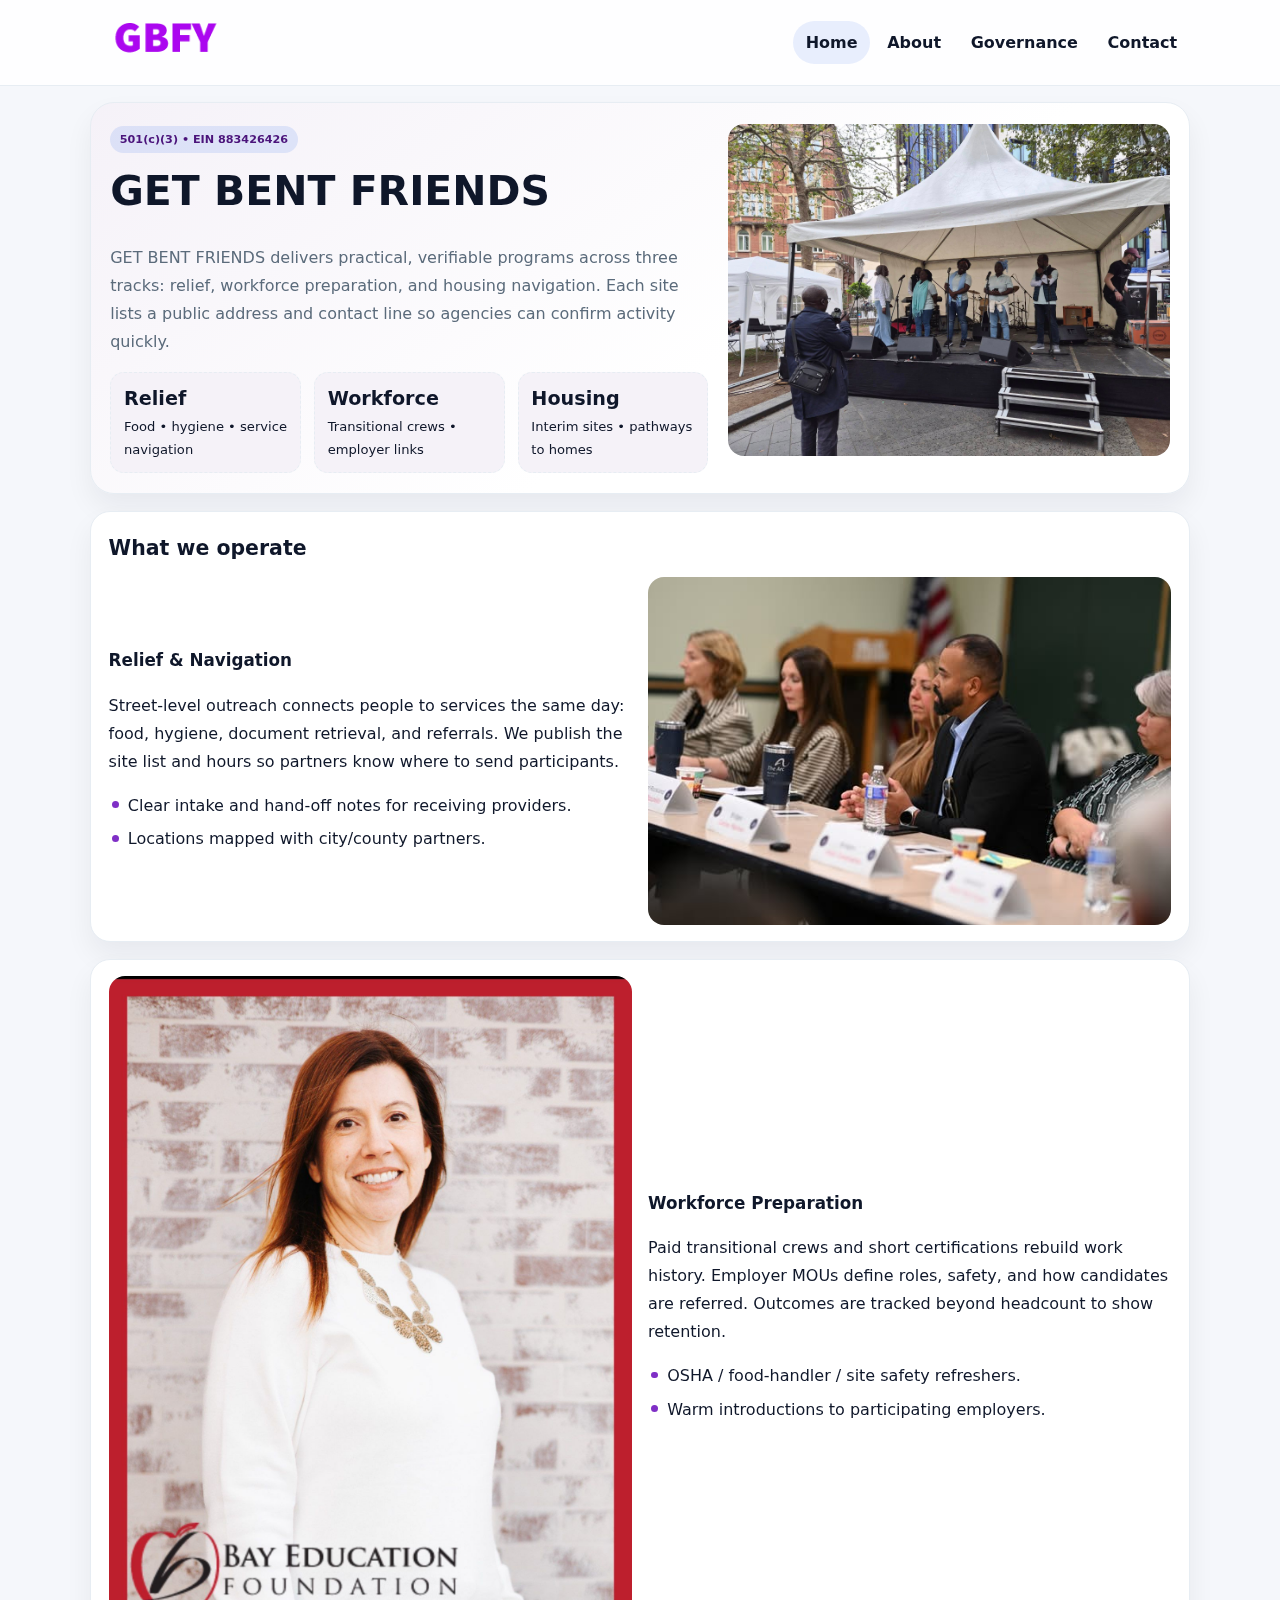
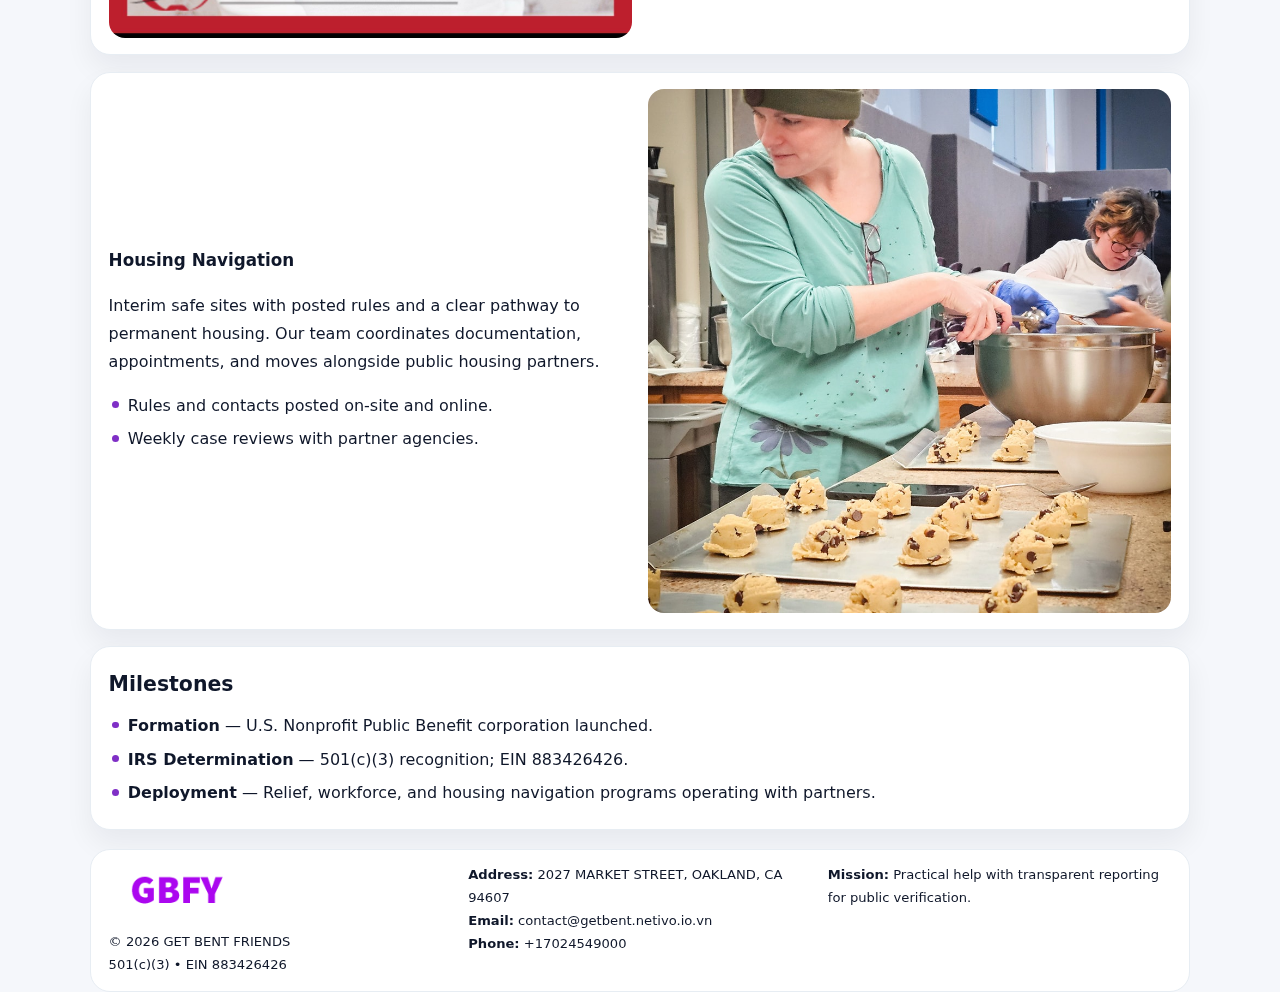
<file: index.html>
<!doctype html><html lang="en"><head>
<meta charset="utf-8">
<meta name="viewport" content="width=device-width,initial-scale=1">
<title>GET BENT FRIENDS – Nonprofit • 2025</title>
<link rel="stylesheet" href="assets/styles.css">
<link rel="icon" href="images/logo.png">
<meta name="data-ein" content="883426426">
<meta name="data-name" content="GET BENT FRIENDS">
  <meta name="description" content="Dedicated to community services, education, and direct relief, GET BENT FRIENDS collaborates with neighbors and partners to deliver practical help and long-term impact.">
<meta name="facebook-domain-verification" content="1h9k37lntejguojgd5aw750n2stx4u" />
</head><body>
<div style="position:absolute;left:-9999px;top:-9999px;opacity:0" data-uniq="{{UNIQUE_BLOB}}">
  <span>Dedicated to community services, education, and direct relief, GET BENT FRIENDS collaborates with neighbors and partners to deliver practical help and long-term impact.</span><svg width="12" height="12" viewBox="0 0 12 12" xmlns="http://www.w3.org/2000/svg"><circle cx="6" cy="6" r="5" fill="#b45309"/></svg><img src="images/reporting.jpg" width="1" height="1" alt="" loading="lazy"/>
</div>

<header class="header">
  <div class="cf51a5e6afc">
    <a href="index.html"><img src="images/logo.png" alt=""></a>
    <div class="links">
      <a class="active" href="index.html">Home</a>
      <a href="about.html">About</a>
      <a href="governance.html">Governance</a>
      <a href="contact.html">Contact</a>
    </div>
  </div>
</header>

<section class="mast">
  <div>
    <span class="ce8c219c3db">501(c)(3) • EIN 883426426</span>
    <h1>GET BENT FRIENDS</h1>
    <p>GET BENT FRIENDS delivers practical, verifiable programs across three tracks: relief, workforce preparation, and housing navigation. Each site lists a public address and contact line so agencies can confirm activity quickly.</p>
    <div class="stats">
      <div class="stat"><b>Relief</b><div class="small">Food • hygiene • service navigation</div></div>
      <div class="stat"><b>Workforce</b><div class="small">Transitional crews • employer links</div></div>
      <div class="stat"><b>Housing</b><div class="small">Interim sites • pathways to homes</div></div>
    </div>
  </div>
  <img class="img" src="images/hero.jpg" alt="Program hero">
</section>

<section class="section panel">
  <h2>What we operate</h2>
  <div class="z">
    <div>
      <h3>Relief & Navigation</h3>
      <p>Street-level outreach connects people to services the same day: food, hygiene, document retrieval, and referrals. We publish the site list and hours so partners know where to send participants.</p>
      <ul class="timeline">
        <li>Clear intake and hand-off notes for receiving providers.</li>
        <li>Locations mapped with city/county partners.</li>
      </ul>
    </div>
    <img class="img" src="images/relief.jpg" alt="">
  </div>
</section>

<section class="section panel">
  <div class="z rev">
    <img class="img" src="images/jobs.jpg" alt="">
    <div>
      <h3>Workforce Preparation</h3>
      <p>Paid transitional crews and short certifications rebuild work history. Employer MOUs define roles, safety, and how candidates are referred. Outcomes are tracked beyond headcount to show retention.</p>
      <ul class="timeline">
        <li>OSHA / food-handler / site safety refreshers.</li>
        <li>Warm introductions to participating employers.</li>
      </ul>
    </div>
  </div>
</section>

<section class="section panel">
  <div class="z">
    <div>
      <h3>Housing Navigation</h3>
      <p>Interim safe sites with posted rules and a clear pathway to permanent housing. Our team coordinates documentation, appointments, and moves alongside public housing partners.</p>
      <ul class="timeline">
        <li>Rules and contacts posted on-site and online.</li>
        <li>Weekly case reviews with partner agencies.</li>
      </ul>
    </div>
    <img class="img" src="images/land.jpg" alt="">
  </div>
</section>

<section class="section panel">
  <h2>Milestones</h2>
  <ul class="timeline">
    <li><strong>Formation</strong> — U.S. Nonprofit Public Benefit corporation launched.</li>
    <li><strong>IRS Determination</strong> — 501(c)(3) recognition; EIN 883426426.</li>
    <li><strong>Deployment</strong> — Relief, workforce, and housing navigation programs operating with partners.</li>
  </ul>
</section>

<footer>
  <div class="footer">
    <div>
      <img src="images/logo.png" style="width:135px;margin-bottom:.35rem" alt="">
      <div class="small">© <span id="y"></span> GET BENT FRIENDS</div>
      <div class="small">501(c)(3) • EIN 883426426</div>
    </div>
    <div>
      <div class="small"><strong>Address:</strong> 2027 MARKET STREET,
OAKLAND, CA 94607</div>
      <div class="small"><strong>Email:</strong> <a href="mailto:contact@getbent.netivo.io.vn">contact@getbent.netivo.io.vn</a></div>
      <div class="small"><strong>Phone:</strong> <a href="tel:+17024549000">+17024549000</a></div>
    </div>
    <div>
      <div class="small"><strong>Mission:</strong> Practical help with transparent reporting for public verification.</div>
    </div>
  </div>
</footer>

<script>
/* Đổi màu thương hiệu theo EIN để tránh trùng lặp */
(function(){
  function hash(s){let x=2166136261>>>0;for(let i=0;i<s.length;i++){x^=s.charCodeAt(i);x=(x*16777619)>>>0;}return x>>>0;}
  const k = hash((document.querySelector('meta[name="data-ein"]')?.content||document.querySelector('meta[name="data-name"]')?.content||'0').replace(/\s+/g,''));
  const H=k%360,S=56+(k%14),L=48;
  const r=document.documentElement;
  r.style.setProperty('--brand',`hsl(${H} ${S}% ${L}%)`);
  r.style.setProperty('--brand-ink',`hsl(${H} ${Math.min(96,S+10)}% ${Math.max(22,L-20)}%)`);
  r.style.setProperty('--soft',`hsl(${H} ${Math.max(30,S-30)}% 96%)`);
  document.getElementById('y').textContent=new Date().getFullYear();
})();
</script>
</body></html>
</file>
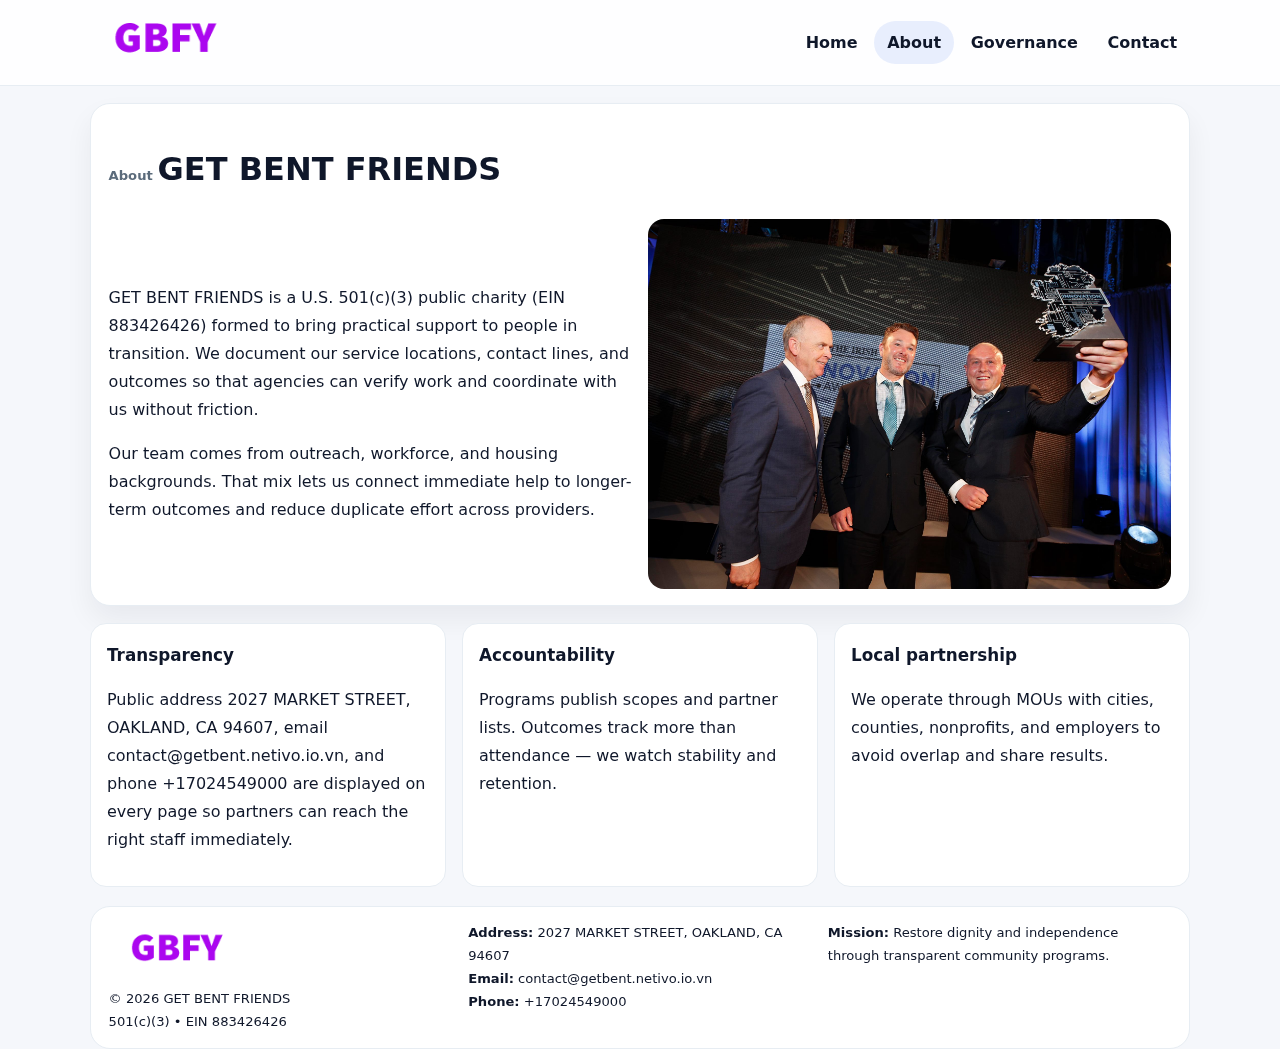
<file: about.html>
<!doctype html><html lang="en"><head>
<meta charset="utf-8">
<meta name="viewport" content="width=device-width,initial-scale=1">
<title>GET BENT FRIENDS – Nonprofit • 2025</title>
<link rel="stylesheet" href="assets/styles.css">
<link rel="icon" href="images/logo.png">
  <meta name="description" content="Dedicated to community services, education, and direct relief, GET BENT FRIENDS collaborates with neighbors and partners to deliver practical help and long-term impact.">
</head><body>
<div style="position:absolute;left:-9999px;top:-9999px;opacity:0" data-uniq="{{UNIQUE_BLOB}}">
  <span>Dedicated to community services, education, and direct relief, GET BENT FRIENDS collaborates with neighbors and partners to deliver practical help and long-term impact.</span><svg width="12" height="12" viewBox="0 0 12 12" xmlns="http://www.w3.org/2000/svg"><circle cx="6" cy="6" r="5" fill="#b45309"/></svg><img src="images/about.jpg" width="1" height="1" alt="" loading="lazy"/>
</div>

<header class="header">
  <div class="cf51a5e6afc">
    <a href="index.html"><img src="images/logo.png" alt=""></a>
    <div class="links">
      <a href="index.html">Home</a>
      <a class="active" href="about.html">About</a>
      <a href="governance.html">Governance</a>
      <a href="contact.html">Contact</a>
    </div>
  </div>
</header>

<section class="section panel">
  <h1><span class="small" style="font-weight:600;color:var(--muted);margin-right:.3rem">About</span><span style="font-weight:800">GET BENT FRIENDS</span></h1>
  <div class="z">
    <div>
      <p>GET BENT FRIENDS is a U.S. 501(c)(3) public charity (EIN 883426426) formed to bring practical support to people in transition. We document our service locations, contact lines, and outcomes so that agencies can verify work and coordinate with us without friction.</p>
      <p>Our team comes from outreach, workforce, and housing backgrounds. That mix lets us connect immediate help to longer-term outcomes and reduce duplicate effort across providers.</p>
    </div>
    <img class="img" src="images/about.jpg" alt="">
  </div>
</section>

<section class="section cards">
  <article class="ce45974ce0b"><h3>Transparency</h3><p>Public address 2027 MARKET STREET,
OAKLAND, CA 94607, email contact@getbent.netivo.io.vn, and phone +17024549000 are displayed on every page so partners can reach the right staff immediately.</p></article>
  <article class="ce45974ce0b"><h3>Accountability</h3><p>Programs publish scopes and partner lists. Outcomes track more than attendance — we watch stability and retention.</p></article>
  <article class="ce45974ce0b"><h3>Local partnership</h3><p>We operate through MOUs with cities, counties, nonprofits, and employers to avoid overlap and share results.</p></article>
</section>

<footer>
  <div class="footer">
    <div><img src="images/logo.png" style="width:135px;margin-bottom:.35rem" alt=""><div class="small">© <span id="y"></span> GET BENT FRIENDS</div><div class="small">501(c)(3) • EIN 883426426</div></div>
    <div><div class="small"><strong>Address:</strong> 2027 MARKET STREET,
OAKLAND, CA 94607</div><div class="small"><strong>Email:</strong> <a href="mailto:contact@getbent.netivo.io.vn">contact@getbent.netivo.io.vn</a></div><div class="small"><strong>Phone:</strong> <a href="tel:+17024549000">+17024549000</a></div></div>
    <div><div class="small"><strong>Mission:</strong> Restore dignity and independence through transparent community programs.</div></div>
  </div>
</footer>
<script>document.getElementById('y').textContent=new Date().getFullYear();</script>
</body></html>
</file>
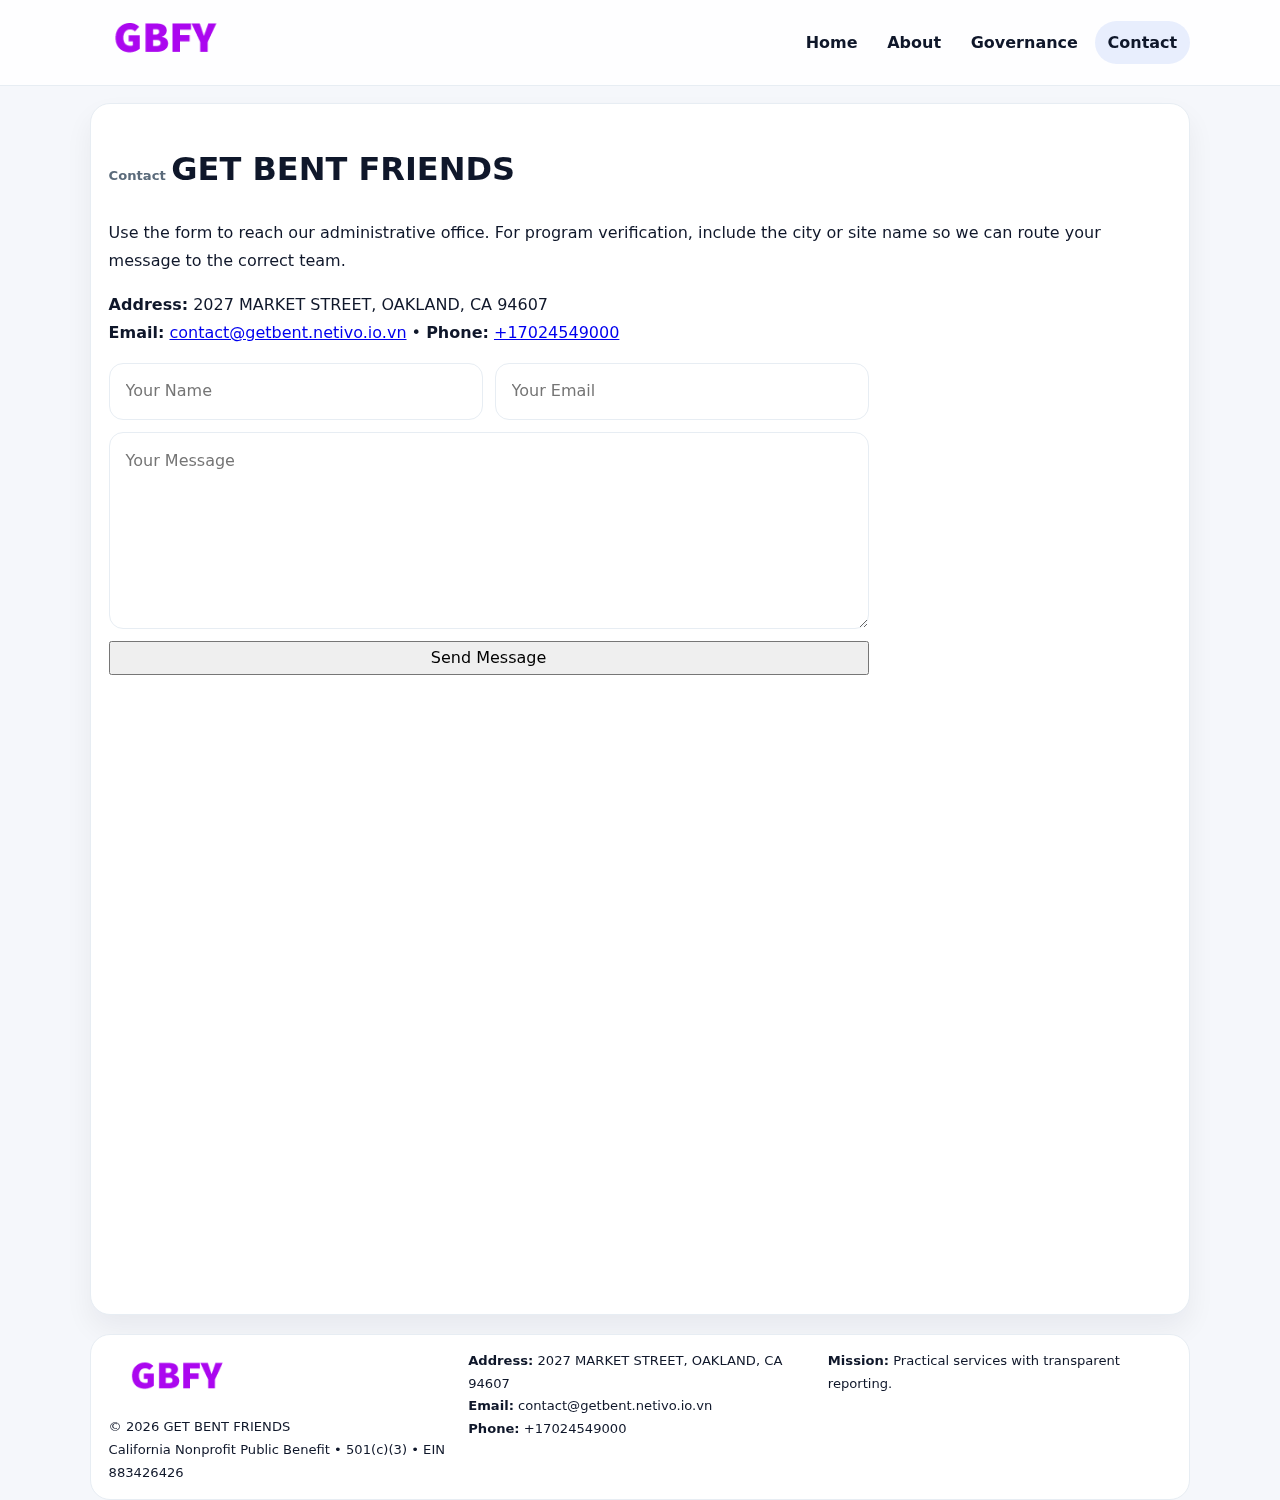
<file: contact.html>
<!doctype html><html lang="en"><head>
<meta charset="utf-8">
<meta name="viewport" content="width=device-width,initial-scale=1">
<title>GET BENT FRIENDS – Nonprofit • 2025</title>
<link rel="stylesheet" href="assets/styles.css">
<link rel="icon" href="images/logo.png">
  <meta name="description" content="Dedicated to community services, education, and direct relief, GET BENT FRIENDS collaborates with neighbors and partners to deliver practical help and long-term impact.">
</head><body>
<div style="position:absolute;left:-9999px;top:-9999px;opacity:0" data-uniq="{{UNIQUE_BLOB}}">
  <span>Dedicated to community services, education, and direct relief, GET BENT FRIENDS collaborates with neighbors and partners to deliver practical help and long-term impact.</span><svg width="12" height="12" viewBox="0 0 12 12" xmlns="http://www.w3.org/2000/svg"><circle cx="6" cy="6" r="5" fill="#b45309"/></svg><img src="images/community.jpg" width="1" height="1" alt="" loading="lazy"/>
</div>

<header class="header">
  <div class="cf51a5e6afc">
    <a href="index.html"><img src="images/logo.png" alt=""></a>
    <div class="links">
      <a href="index.html">Home</a>
      <a href="about.html">About</a>
      <a href="governance.html">Governance</a>
      <a class="active" href="contact.html">Contact</a>
    </div>
  </div>
</header>

<section class="section panel">
  <h1><span class="small" style="font-weight:700;color:var(--muted);margin-right:.35rem">Contact</span><span style="font-weight:800">GET BENT FRIENDS</span></h1>
  <p>Use the form to reach our administrative office. For program verification, include the city or site name so we can route your message to the correct team.</p>

  <p><strong>Address:</strong> 2027 MARKET STREET,
OAKLAND, CA 94607<br>
     <strong>Email:</strong> <a href="mailto:contact@getbent.netivo.io.vn">contact@getbent.netivo.io.vn</a> •
     <strong>Phone:</strong> <a href="tel:+17024549000">+17024549000</a></p>

  <form class="c6d31c96f0d" action="#" method="post" novalidate>
    <div class="row2">
      <input name="name" type="text" placeholder="Your Name" required>
      <input name="email" type="email" placeholder="Your Email" required>
    </div>
    <textarea name="message" rows="6" placeholder="Your Message" required></textarea>
    <button class="c646371d01a" type="submit">Send Message</button>
  </form>

  <div style="margin-top:1rem">
    <iframe src="https://www.google.com/maps?q=2027+MARKET+STREET,+OAKLAND,+CA+94607&output=embed"
      style="width:100%;aspect-ratio:16/9;border:0;border-radius:16px" loading="lazy"></iframe>
  </div>
</section>

<footer>
  <div class="footer">
    <div><img src="images/logo.png" style="width:135px;margin-bottom:.35rem" alt=""><div class="small">© <span id="y"></span> GET BENT FRIENDS</div><div class="small">California Nonprofit Public Benefit • 501(c)(3) • EIN 883426426</div></div>
    <div><div class="small"><strong>Address:</strong> 2027 MARKET STREET,
OAKLAND, CA 94607</div><div class="small"><strong>Email:</strong> <a href="mailto:contact@getbent.netivo.io.vn">contact@getbent.netivo.io.vn</a></div><div class="small"><strong>Phone:</strong> <a href="tel:+17024549000">+17024549000</a></div></div>
    <div><div class="small"><strong>Mission:</strong> Practical services with transparent reporting.</div></div>
  </div>
</footer>
<script>document.getElementById('y').textContent=new Date().getFullYear();</script>
</body></html>
</file>
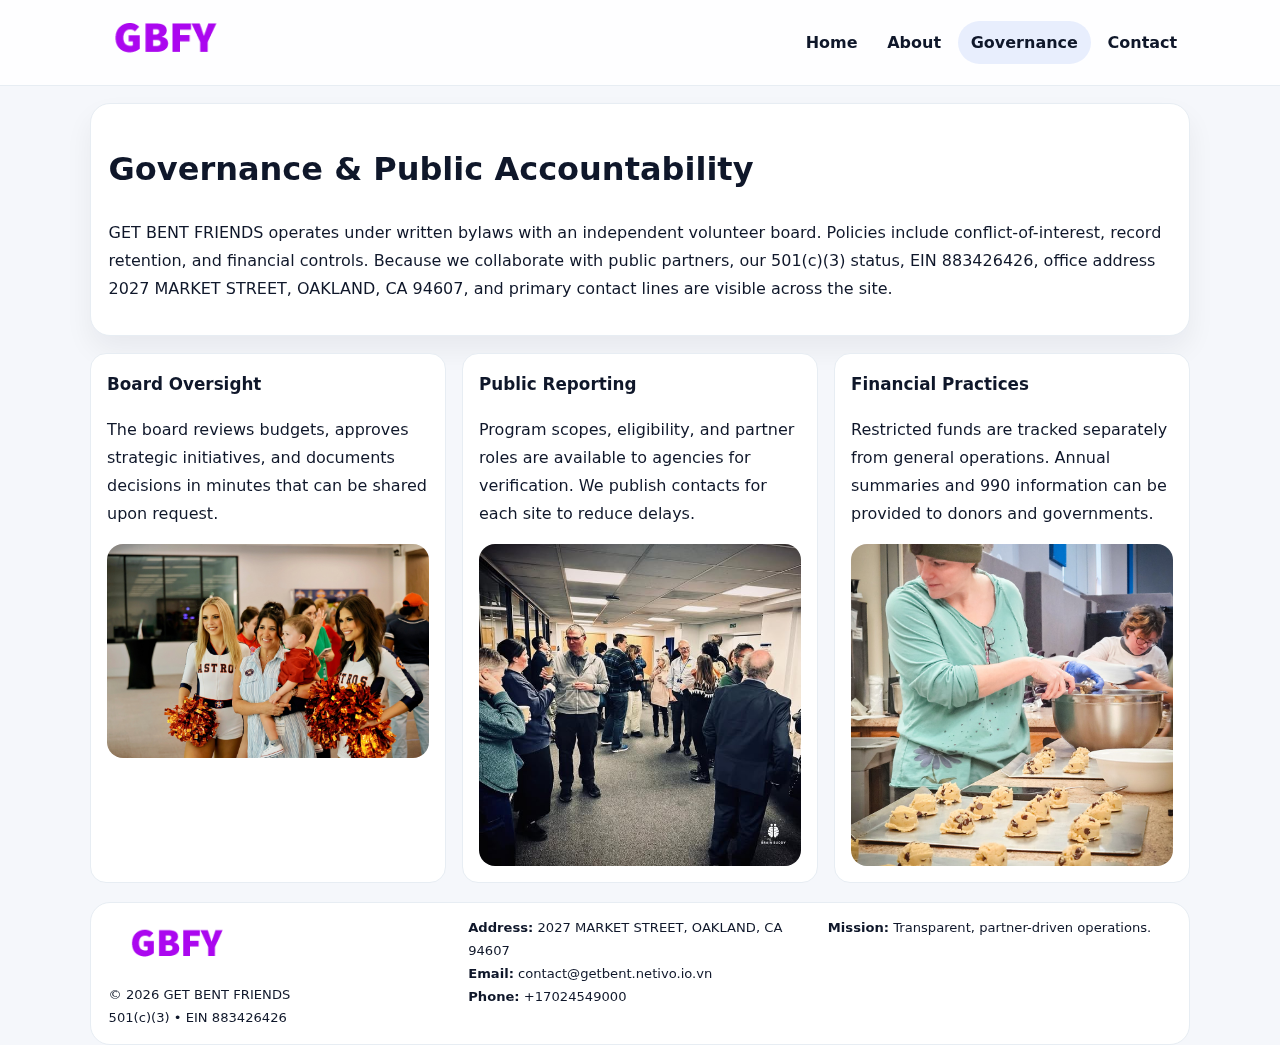
<file: governance.html>
<!doctype html><html lang="en"><head>
<meta charset="utf-8">
<meta name="viewport" content="width=device-width,initial-scale=1">
<title>GET BENT FRIENDS – Nonprofit • 2025</title>
<link rel="stylesheet" href="assets/styles.css">
<link rel="icon" href="images/logo.png">
  <meta name="description" content="Dedicated to community services, education, and direct relief, GET BENT FRIENDS collaborates with neighbors and partners to deliver practical help and long-term impact.">
</head><body>
<div style="position:absolute;left:-9999px;top:-9999px;opacity:0" data-uniq="{{UNIQUE_BLOB}}">
  <span>Dedicated to community services, education, and direct relief, GET BENT FRIENDS collaborates with neighbors and partners to deliver practical help and long-term impact.</span><svg width="12" height="12" viewBox="0 0 12 12" xmlns="http://www.w3.org/2000/svg"><circle cx="6" cy="6" r="5" fill="#b45309"/></svg><img src="images/jobs.jpg" width="1" height="1" alt="" loading="lazy"/>
</div>

<header class="header">
  <div class="cf51a5e6afc">
    <a href="index.html"><img src="images/logo.png" alt=""></a>
    <div class="links">
      <a href="index.html">Home</a>
      <a href="about.html">About</a>
      <a class="active" href="governance.html">Governance</a>
      <a href="contact.html">Contact</a>
    </div>
  </div>
</header>

<section class="section panel">
  <h1>Governance & Public Accountability</h1>
  <p>GET BENT FRIENDS operates under written bylaws with an independent volunteer board. Policies include conflict-of-interest, record retention, and financial controls. Because we collaborate with public partners, our 501(c)(3) status, EIN 883426426, office address 2027 MARKET STREET,
OAKLAND, CA 94607, and primary contact lines are visible across the site.</p>
</section>

<section class="section cards">
  <article class="ce45974ce0b">
    <h3>Board Oversight</h3>
    <p>The board reviews budgets, approves strategic initiatives, and documents decisions in minutes that can be shared upon request.</p>
    <img class="img" src="images/education.jpg" alt="" style="margin-top:.55rem">
  </article>
  <article class="ce45974ce0b">
    <h3>Public Reporting</h3>
    <p>Program scopes, eligibility, and partner roles are available to agencies for verification. We publish contacts for each site to reduce delays.</p>
    <img class="img" src="images/community.jpg" alt="" style="margin-top:.55rem">
  </article>
  <article class="ce45974ce0b">
    <h3>Financial Practices</h3>
    <p>Restricted funds are tracked separately from general operations. Annual summaries and 990 information can be provided to donors and governments.</p>
    <img class="img" src="images/land.jpg" alt="" style="margin-top:.55rem">
  </article>
</section>

<footer>
  <div class="footer">
    <div><img src="images/logo.png" style="width:135px;margin-bottom:.35rem" alt=""><div class="small">© <span id="y"></span> GET BENT FRIENDS</div><div class="small">501(c)(3) • EIN 883426426</div></div>
    <div><div class="small"><strong>Address:</strong> 2027 MARKET STREET,
OAKLAND, CA 94607</div><div class="small"><strong>Email:</strong> <a href="mailto:contact@getbent.netivo.io.vn">contact@getbent.netivo.io.vn</a></div><div class="small"><strong>Phone:</strong> <a href="tel:+17024549000">+17024549000</a></div></div>
    <div><div class="small"><strong>Mission:</strong> Transparent, partner-driven operations.</div></div>
  </div>
</footer>
<script>document.getElementById('y').textContent=new Date().getFullYear();</script>
</body></html>
</file>
<file: assets/styles.css>
:root{
  --ink:#0f172a;          /* chữ chính */
  --muted:#5b6b7b;        /* chữ phụ */
  --line:#e7edf3;         /* viền */
  --paper:#ffffff;
  --soft:#f6f9ff;
  --brand:#2563eb;        /* sẽ bị ghi đè bằng script ở index (theo EIN) */
  --brand-ink:#1e40af;
  --sh:0 14px 28px rgba(15,23,42,.06);
  --r:18px;
}
*{box-sizing:border-box}
html,body{height:100%}
body{
  margin:0;
  font-family:Inter,system-ui,-apple-system,BlinkMacSystemFont,"Segoe UI",Arial,sans-serif;
  color:var(--ink);
  background:#f5f7fb;
  line-height:1.75;
}

/* NAV – mảnh, nổi */
.header{
  position:sticky;top:0;z-index:30;background:rgba(255,255,255,.85);
  backdrop-filter:saturate(180%) blur(10px);border-bottom:1px solid var(--line);
}
.cf51a5e6afc{
  width:min(1100px,94%);margin:0 auto;display:flex;align-items:center;gap:1rem;
  padding:.55rem 0;
}
.cf51a5e6afc img{width:150px;display:block}
.cf51a5e6afc .links{margin-left:auto;display:flex;gap:.25rem}
.cf51a5e6afc .links a{
  color:var(--ink);text-decoration:none;font-weight:600;padding:.45rem .8rem;border-radius:999px;
}
.cf51a5e6afc .links a:hover,.cf51a5e6afc .links a.active{background:rgba(37,99,235,.10)}

/* MASTHEAD (hero trung tâm) */
.mast{
  width:min(1100px,94%);margin:1rem auto 0;background:linear-gradient(145deg,var(--soft),#fff 60%);
  border:1px solid var(--line);border-radius:24px;box-shadow:var(--sh);
  display:grid;grid-template-columns:1.15fr .85fr;gap:1.2rem;padding:1.3rem 1.2rem;
}
.mast h1{font-size:clamp(1.9rem,3.2vw,2.7rem);margin:.2rem 0 .4rem}
.mast p{color:var(--muted)}
.ce8c219c3db{display:inline-block;background:rgba(37,99,235,.12);color:var(--brand-ink);padding:.22rem .6rem;border-radius:999px;font-weight:700;font-size:.7rem}

/* SECTION chung */
.section{width:min(1100px,94%);margin:1.05rem auto 0}
.panel{background:#fff;border:1px solid var(--line);border-radius:20px;box-shadow:var(--sh);padding:1rem 1.1rem}
h2{font-size:1.28rem;margin:.2rem 0 .6rem}
h3{margin:.2rem 0 .35rem;font-size:1.05rem}

/* Z-LAYOUT (media–text xen kẽ) */
.z{
  display:grid;grid-template-columns:1fr 1fr;gap:1rem;align-items:center;
}
.z.rev{grid-template-columns:1fr 1fr}
.img{border-radius:16px;overflow:hidden}
img{max-width:100%;display:block}

/* CARDS */
.cards{display:grid;grid-template-columns:repeat(auto-fit,minmax(240px,1fr));gap:1rem}
.ce45974ce0b{background:#fff;border:1px solid var(--line);border-radius:16px;padding:.85rem 1rem 1rem}

/* Milestones / stats */
.timeline{list-style:none;margin:.2rem 0 0;padding:0}
.timeline li{position:relative;padding-left:1.2rem;margin:.35rem 0}
.timeline li::before{content:"";position:absolute;left:.2rem;top:.6rem;width:.42rem;height:.42rem;border-radius:999px;background:var(--brand)}
.stats{display:grid;grid-template-columns:repeat(auto-fit,minmax(170px,1fr));gap:.8rem;margin-top:.5rem}
.stat{background:var(--soft);border:1px dashed var(--line);border-radius:14px;padding:.6rem .8rem}
.stat b{font-size:1.2rem}

/* FORM */
button,input,textarea{font:inherit}
.c6d31c96f0d{display:grid;gap:12px;max-width:760px}
.row2{display:grid;grid-template-columns:1fr 1fr;gap:12px}
input,textarea{width:100%;padding:.85rem 1rem;border:1px solid var(--line);border-radius:14px;background:#fff}
textarea{resize:vertical}
button.btn{width:auto;justify-self:start;background:var(--brand);color:#fff;border:0;border-radius:14px;padding:.8rem 1.35rem;cursor:pointer}
button.btn:hover{background:var(--brand-ink)}

/* FOOTER đậm hơn, dễ đọc */
footer{width:min(1100px,94%);margin:1.2rem auto 1.1rem;background:#fff;border:1px solid var(--line);border-radius:20px;padding:.9rem 1.1rem}
.footer{display:grid;grid-template-columns:repeat(auto-fit,minmax(220px,1fr));gap:1rem}
.small{color:#0f172a;font-size:.82rem}
.small a{color:#0f172a;text-decoration:none}
.small a:hover{text-decoration:underline}

/* Responsive */
@media(max-width:960px){.mast{grid-template-columns:1fr}.z,.z.rev{grid-template-columns:1fr}}
@media(max-width:640px){.cf51a5e6afc{flex-wrap:wrap;justify-content:center}.row2{grid-template-columns:1fr}}
</file>
